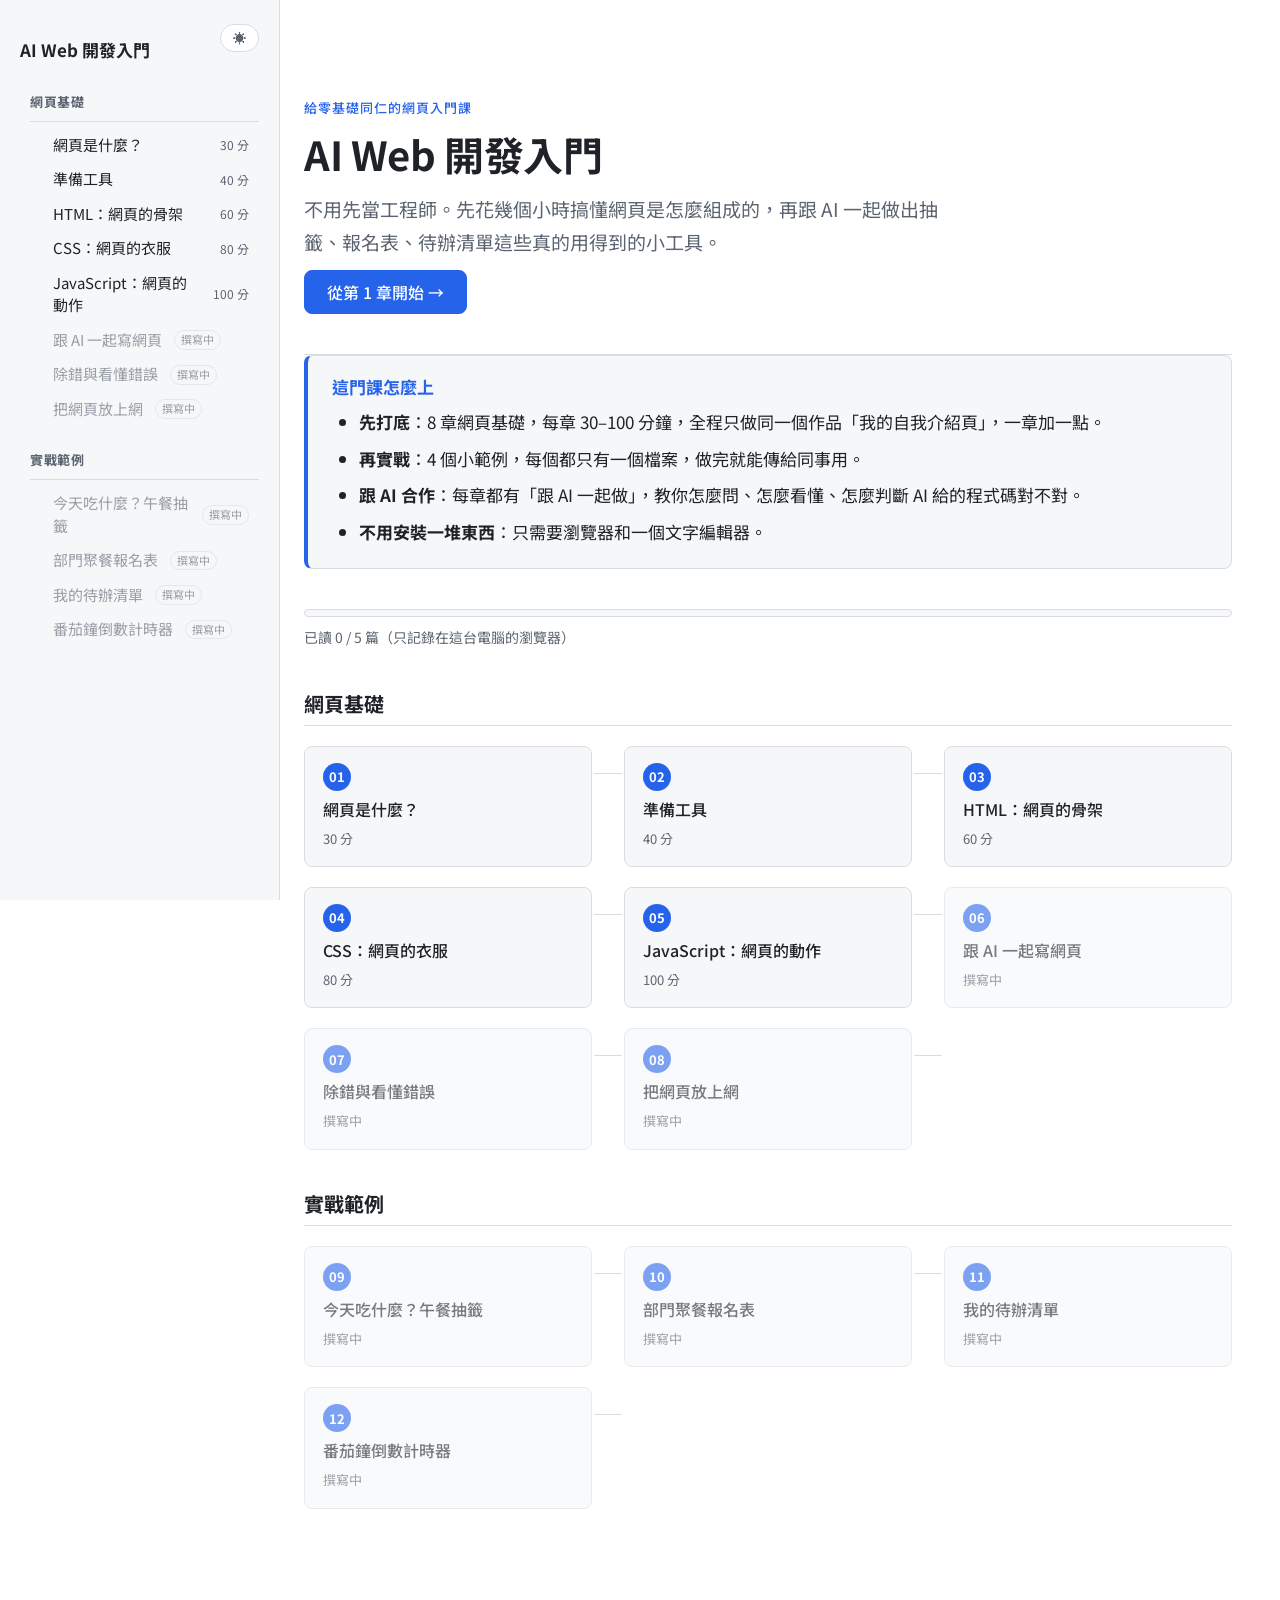
<file: index.html>
<!doctype html>
<html lang="zh-Hant-TW">
<head>
  <meta charset="utf-8">
  <meta name="viewport" content="width=1280">
  <link rel="icon" href="data:image/svg+xml,%3Csvg xmlns=%22http://www.w3.org/2000/svg%22 viewBox=%220 0 100 100%22%3E%3Ctext y=%22.9em%22 font-size=%2290%22%3E%F0%9F%A7%A9%3C/text%3E%3C/svg%3E">
  <title>AI Web 開發入門</title>
  <meta name="description" content="給零基礎同仁的網頁入門課：先懂 HTML、CSS、JavaScript，再跟 AI 一起做出自己的小工具。">
  <script>try{var t=localStorage.getItem('theme');if(t)document.documentElement.dataset.theme=t}catch(e){}</script>
  <link rel="preconnect" href="https://fonts.googleapis.com">
  <link rel="preconnect" href="https://fonts.gstatic.com" crossorigin>
  <link rel="stylesheet" href="https://fonts.googleapis.com/css2?family=JetBrains+Mono:wght@400;600&family=Noto+Sans+TC:wght@400;500;700&display=swap">
  <link rel="stylesheet" href="./assets/css/site.css">
</head>
<body data-page="index" data-root="./">
  <div class="layout">
    <nav class="sidebar" id="sidebar" aria-label="課程目錄"></nav>
    <main class="content home">
      <header class="hero">
        <p class="eyebrow">給零基礎同仁的網頁入門課</p>
        <h1>AI Web 開發入門</h1>
        <p class="lead">不用先當工程師。先花幾個小時搞懂網頁是怎麼組成的，再跟 AI 一起做出抽籤、報名表、待辦清單這些真的用得到的小工具。</p>
        <a class="btn-primary" href="./basics/01-what-is-web.html">從第 1 章開始 →</a>
      </header>

      <section class="goals">
        <h2>這門課怎麼上</h2>
        <ul>
          <li><strong>先打底</strong>：8 章網頁基礎，每章 30–100 分鐘，全程只做同一個作品「我的自我介紹頁」，一章加一點。</li>
          <li><strong>再實戰</strong>：4 個小範例，每個都只有一個檔案，做完就能傳給同事用。</li>
          <li><strong>跟 AI 合作</strong>：每章都有「跟 AI 一起做」，教你怎麼問、怎麼看懂、怎麼判斷 AI 給的程式碼對不對。</li>
          <li><strong>不用安裝一堆東西</strong>：只需要瀏覽器和一個文字編輯器。</li>
        </ul>
      </section>

      <div id="progress"></div>
      <div id="roadmap"></div>
    </main>
  </div>
  <script src="./assets/js/nav-data.js"></script>
  <script src="./assets/js/site.js"></script>
</body>
</html>
</file>
<file: assets/css/site.css>
/* ==========================================================
   AI Web 開發入門｜全站樣式表（草稿）
   僅支援電腦版，基準寬 1280px（最小 1100px）。
   顏色一律透過 :root 變數；深色模式三段式：
   1. :root（淺色預設）
   2. 系統深色且未手動指定淺色
   3. 手動指定深色
   ========================================================== */

/* ---------- 1. 顏色變數：淺色 ---------- */
:root {
  color-scheme: light;

  --c-bg: #ffffff;
  --c-surface: #f6f7f9;
  --c-text: #1f2328;
  --c-muted: #5b6470;
  --c-primary: #2563eb;
  --c-primary-soft: #eaf1ff;
  --c-border: #d8dde3;

  --c-tip: #15803d;
  --c-tip-bg: #f0fdf4;
  --c-warn: #b45309;
  --c-warn-bg: #fffbeb;
  --c-note: #6d28d9;
  --c-note-bg: #f5f3ff;
  --c-ai: #1d4ed8;
  --c-ai-bg: #eff6ff;

  --c-bad: #b91c1c;
  --c-bad-bg: #fef2f2;
  --c-good: #15803d;
  --c-good-bg: #f0fdf4;

  --c-code-bg: #0f172a;
  --c-code-text: #e2e8f0;
  --c-code-border: #1e293b;

  --font-sans: "Noto Sans TC", "PingFang TC", "Microsoft JhengHei", sans-serif;
  --font-mono: "JetBrains Mono", Menlo, Consolas, monospace;

  --sidebar-w: 280px;
  --toc-w: 220px;
  --content-w: 760px;
  --home-w: 1000px;
  --radius: 8px;
}

/* ---------- 1b. 顏色變數：系統深色（未手動指定淺色時） ---------- */
@media (prefers-color-scheme: dark) {
  :root:not([data-theme="light"]) {
    color-scheme: dark;

    --c-bg: #0f1115;
    --c-surface: #171a21;
    --c-text: #e6e8eb;
    --c-muted: #9aa3ad;
    --c-primary: #60a5fa;
    --c-primary-soft: #1a2a44;
    --c-border: #2a2f38;

    --c-tip: #4ade80;
    --c-tip-bg: #13261c;
    --c-warn: #fbbf24;
    --c-warn-bg: #2a200f;
    --c-note: #c4b5fd;
    --c-note-bg: #1d1830;
    --c-ai: #93c5fd;
    --c-ai-bg: #132038;

    --c-bad: #fca5a5;
    --c-bad-bg: #2b1717;
    --c-good: #86efac;
    --c-good-bg: #13261c;

    --c-code-bg: #0f172a;
    --c-code-text: #e2e8f0;
    --c-code-border: #1e293b;
  }
}

/* ---------- 1c. 顏色變數：手動指定深色 ---------- */
:root[data-theme="dark"] {
  color-scheme: dark;

  --c-bg: #0f1115;
  --c-surface: #171a21;
  --c-text: #e6e8eb;
  --c-muted: #9aa3ad;
  --c-primary: #60a5fa;
  --c-primary-soft: #1a2a44;
  --c-border: #2a2f38;

  --c-tip: #4ade80;
  --c-tip-bg: #13261c;
  --c-warn: #fbbf24;
  --c-warn-bg: #2a200f;
  --c-note: #c4b5fd;
  --c-note-bg: #1d1830;
  --c-ai: #93c5fd;
  --c-ai-bg: #132038;

  --c-bad: #fca5a5;
  --c-bad-bg: #2b1717;
  --c-good: #86efac;
  --c-good-bg: #13261c;

  --c-code-bg: #0f172a;
  --c-code-text: #e2e8f0;
  --c-code-border: #1e293b;
}

/* ---------- 2. 基礎 ---------- */
*,
*::before,
*::after {
  box-sizing: border-box;
}

html {
  -webkit-text-size-adjust: 100%;
  scroll-behavior: smooth;
}

@media (prefers-reduced-motion: reduce) {
  html {
    scroll-behavior: auto;
  }
}

body {
  margin: 0;
  background: var(--c-bg);
  color: var(--c-text);
  font-family: var(--font-sans);
  font-size: 17px;
  line-height: 1.8;
  min-width: 1100px;
  -webkit-font-smoothing: antialiased;
  text-rendering: optimizeLegibility;
}

img,
svg,
video {
  max-width: 100%;
  height: auto;
}

[hidden] {
  display: none !important;
}

:focus-visible {
  outline: 2px solid var(--c-primary);
  outline-offset: 2px;
  border-radius: 4px;
}

/* ---------- 3. 三欄版面 ---------- */
.layout {
  display: grid;
  grid-template-columns: var(--sidebar-w) minmax(0, 1fr) var(--toc-w);
  column-gap: 24px;
  align-items: start;
  min-height: 100vh;
}

/* 首頁沒有目錄：目錄欄為空時收掉，內容區改為兩欄 */
.layout:has(> .toc:empty),
.layout:not(:has(> .toc)) {
  grid-template-columns: var(--sidebar-w) minmax(0, 1fr);
}

.sidebar {
  position: sticky;
  top: 0;
  height: 100vh;
  overflow-y: auto;
  padding: 24px 20px 40px;
  background: var(--c-surface);
  border-right: 1px solid var(--c-border);
  overscroll-behavior: contain;
}

.content {
  min-width: 0;
  width: 100%;
  max-width: var(--content-w);
  justify-self: center;
  padding: 48px 48px 96px 0;
}

.content.home {
  max-width: var(--home-w);
}

.toc {
  position: sticky;
  top: 0;
  height: 100vh;
  overflow-y: auto;
  padding: 48px 16px 40px 0;
  overscroll-behavior: contain;
}

.toc:empty {
  display: none;
}

/* ---------- 4. 側欄 ---------- */
.sidebar .brand {
  display: flex;
  align-items: center;
  justify-content: space-between;
  gap: 8px;
  margin: 0 0 16px;
  font-size: 17px;
  font-weight: 700;
  line-height: 1.4;
}

.brand-link {
  color: var(--c-text);
  text-decoration: none;
}

.brand-link:hover {
  color: var(--c-primary);
}

.theme-toggle {
  display: inline-flex;
  align-items: center;
  gap: 6px;
  margin-bottom: 24px;
  padding: 4px 12px;
  font: inherit;
  font-size: 13px;
  color: var(--c-muted);
  background: var(--c-bg);
  border: 1px solid var(--c-border);
  border-radius: 999px;
  cursor: pointer;
}

.theme-toggle:hover {
  color: var(--c-text);
  border-color: var(--c-muted);
}

.nav-section + .nav-section {
  margin-top: 24px;
}

.nav-section-title {
  margin: 0 0 6px 10px;
  font-size: 13px;
  font-weight: 700;
  line-height: 1.6;
  letter-spacing: 0.04em;
  color: var(--c-muted);
}

.nav-list {
  list-style: none;
  margin: 0;
  padding: 0;
}

.nav-item {
  margin: 0;
}

.nav-link {
  display: flex;
  align-items: center;
  gap: 8px;
  padding: 6px 10px;
  border-radius: 6px;
  font-size: 15px;
  line-height: 1.5;
  color: var(--c-text);
  text-decoration: none;
  cursor: pointer;
}

a.nav-link:hover {
  background: var(--c-border);
}

/* 已讀勾號：無論是否已讀都保留寬度，文字才會對齊 */
.nav-link::before {
  content: "";
  flex: 0 0 1em;
  width: 1em;
  color: var(--c-tip);
  font-weight: 700;
  text-align: center;
}

.nav-link.is-read::before {
  content: "✓";
}

.nav-link.is-current {
  background: var(--c-primary-soft);
  color: var(--c-primary);
  font-weight: 500;
}

.nav-link.is-disabled {
  color: var(--c-muted);
  opacity: 0.6;
  cursor: not-allowed;
}

.nav-badge {
  display: inline-block;
  margin-left: 4px;
  padding: 0 6px;
  font-size: 11px;
  line-height: 1.6;
  color: var(--c-muted);
  border: 1px solid var(--c-border);
  border-radius: 999px;
  white-space: nowrap;
}

.nav-minutes {
  margin-left: auto;
  padding-left: 8px;
  font-size: 12px;
  color: var(--c-muted);
  white-space: nowrap;
  font-variant-numeric: tabular-nums;
}

/* ---------- 5. 右側目錄 ---------- */
.toc-title {
  margin: 0 0 12px;
  padding-left: 12px;
  font-size: 13px;
  font-weight: 700;
  color: var(--c-muted);
  letter-spacing: 0.04em;
}

.toc-list {
  list-style: none;
  margin: 0;
  padding: 0;
  border-left: 1px solid var(--c-border);
}

.toc-list li {
  margin: 0;
}

.toc-list a {
  display: block;
  margin-left: -1px;
  padding: 4px 12px;
  font-size: 14px;
  line-height: 1.5;
  color: var(--c-muted);
  text-decoration: none;
  border-left: 2px solid transparent;
}

.toc-list a:hover {
  color: var(--c-text);
}

.toc-list a.is-active {
  color: var(--c-primary);
  font-weight: 500;
  border-left-color: var(--c-primary);
}

/* ---------- 6. 頁首 ---------- */
.page-header {
  margin-bottom: 40px;
  padding-bottom: 28px;
  border-bottom: 1px solid var(--c-border);
}

.eyebrow {
  margin: 0 0 8px;
  font-size: 13px;
  font-weight: 500;
  letter-spacing: 0.08em;
  color: var(--c-primary);
}

.lead {
  margin: 12px 0 0;
  font-size: 19px;
  line-height: 1.7;
  color: var(--c-muted);
}

.meta {
  display: flex;
  flex-wrap: wrap;
  margin: 16px 0 0;
  font-size: 14px;
  color: var(--c-muted);
}

.meta span + span::before {
  content: "·";
  margin: 0 10px;
  color: var(--c-border);
  font-weight: 700;
}

/* ---------- 7. 標題與一般排版 ---------- */
h1,
h2,
h3,
h4 {
  color: var(--c-text);
  font-weight: 700;
  line-height: 1.35;
}

h1 {
  margin: 0;
  font-size: 34px;
  letter-spacing: -0.01em;
}

h2 {
  margin: 56px 0 16px;
  padding-bottom: 8px;
  font-size: 24px;
  border-bottom: 1px solid var(--c-border);
  scroll-margin-top: 88px;
}

h3 {
  margin: 36px 0 12px;
  font-size: 19px;
  scroll-margin-top: 88px;
}

h4 {
  margin: 28px 0 8px;
  font-size: 17px;
  scroll-margin-top: 88px;
}

p {
  margin: 1em 0;
}

ul,
ol {
  margin: 1em 0;
  padding-left: 1.6em;
}

li + li {
  margin-top: 0.35em;
}

li > ul,
li > ol {
  margin: 0.35em 0;
}

strong {
  font-weight: 700;
}

a {
  color: var(--c-primary);
  text-decoration: underline;
  text-decoration-thickness: 1px;
  text-underline-offset: 3px;
}

a:hover {
  text-decoration-thickness: 2px;
}

/* 行內程式碼（pre 內的 code 另外重設，見程式碼區塊） */
code {
  font-family: var(--font-mono);
  font-size: 0.88em;
  padding: 0.15em 0.4em;
  color: var(--c-text);
  background: var(--c-surface);
  border: 1px solid var(--c-border);
  border-radius: 4px;
  word-break: break-word;
}

kbd {
  display: inline-block;
  padding: 0 0.45em;
  font-family: var(--font-mono);
  font-size: 0.82em;
  line-height: 1.6;
  color: var(--c-text);
  background: var(--c-bg);
  border: 1px solid var(--c-border);
  border-bottom-width: 2px;
  border-radius: 4px;
  box-shadow: inset 0 -1px 0 var(--c-border);
  vertical-align: 1px;
}

hr {
  height: 1px;
  margin: 40px 0;
  border: 0;
  background: var(--c-border);
}

table {
  width: 100%;
  margin: 1.5em 0;
  border-collapse: collapse;
  font-size: 15px;
  line-height: 1.6;
}

th,
td {
  padding: 10px 12px;
  text-align: left;
  vertical-align: top;
  border-bottom: 1px solid var(--c-border);
}

th {
  font-weight: 700;
  background: var(--c-surface);
}

thead th {
  border-bottom-width: 2px;
}

/* 文章區：article 內的 h2 已由全域樣式處理 */
.article > :first-child {
  margin-top: 0;
}

/* ---------- 8. 目標與練習區塊 ---------- */
.goals {
  margin: 0 0 40px;
  padding: 20px 24px;
  background: var(--c-surface);
  border: 1px solid var(--c-border);
  border-left: 4px solid var(--c-primary);
  border-radius: var(--radius);
}

.goals h2 {
  margin: 0 0 8px;
  font-size: 17px;
  padding: 0;
  border: 0;
  color: var(--c-primary);
}

.goals ul {
  margin: 0;
}

.exercise {
  margin: 56px 0 0;
  padding: 24px 28px;
  background: var(--c-bg);
  border: 1px dashed var(--c-primary);
  border-radius: var(--radius);
}

.exercise > h2 {
  margin: 0 0 12px;
  padding: 0;
  border: 0;
  font-size: 20px;
  color: var(--c-primary);
}

.exercise > p:first-of-type {
  margin-top: 0;
}

.exercise details {
  margin-top: 16px;
}

details {
  border: 1px solid var(--c-border);
  border-radius: var(--radius);
  background: var(--c-surface);
  padding: 0 16px;
}

details[open] {
  padding-bottom: 12px;
}

summary {
  padding: 10px 0;
  font-weight: 500;
  color: var(--c-primary);
  cursor: pointer;
  list-style-position: outside;
}

summary:hover {
  text-decoration: underline;
}

details > :not(summary):first-of-type {
  margin-top: 4px;
}

/* ---------- 9. 提示框 callout ---------- */
.callout {
  --k: var(--c-note);
  --kbg: var(--c-note-bg);
  margin: 1.6em 0;
  padding: 16px 20px;
  color: var(--c-text);
  background: var(--kbg);
  border-left: 4px solid var(--k);
  border-radius: 0 var(--radius) var(--radius) 0;
}

.callout > p {
  margin: 0.4em 0;
}

.callout > p:first-child {
  margin-top: 0;
}

.callout > p:last-child {
  margin-bottom: 0;
}

.callout-title {
  margin: 0 0 4px;
  font-weight: 700;
  color: var(--k);
}

.callout.tip {
  --k: var(--c-tip);
  --kbg: var(--c-tip-bg);
}

.callout.warn {
  --k: var(--c-warn);
  --kbg: var(--c-warn-bg);
}

.callout.note {
  --k: var(--c-note);
  --kbg: var(--c-note-bg);
}

.callout.ai {
  --k: var(--c-ai);
  --kbg: var(--c-ai-bg);
}

/* ---------- 10. 程式碼區塊（深底，淺深兩色模式相同） ---------- */
.code-block {
  position: relative;
  margin: 1.6em 0;
}

pre {
  margin: 0;
  padding: 16px 20px;
  overflow-x: auto;
  font-family: var(--font-mono);
  font-size: 14px;
  line-height: 1.65;
  color: var(--c-code-text);
  background: var(--c-code-bg);
  border: 1px solid var(--c-code-border);
  border-radius: var(--radius);
  tab-size: 2;
}

pre code {
  padding: 0;
  font-size: inherit;
  color: inherit;
  background: none;
  border: 0;
  border-radius: 0;
  word-break: normal;
}

.copy-btn {
  position: absolute;
  top: 8px;
  right: 8px;
  padding: 3px 10px;
  font: inherit;
  font-family: var(--font-sans);
  font-size: 12px;
  line-height: 1.6;
  color: #cbd5e1;
  background: rgba(148, 163, 184, 0.14);
  border: 1px solid rgba(148, 163, 184, 0.35);
  border-radius: 6px;
  cursor: pointer;
  opacity: 0.85;
  transition: opacity 0.15s, background 0.15s;
}

.copy-btn:hover {
  opacity: 1;
  background: rgba(148, 163, 184, 0.28);
}

.copy-btn.is-copied {
  color: #86efac;
  border-color: rgba(134, 239, 172, 0.5);
  opacity: 1;
}

/* 程式碼語法配色（Prism token，深底） */
.token.comment,
.token.prolog,
.token.doctype,
.token.cdata {
  color: #64748b;
  font-style: italic;
}

.token.punctuation {
  color: #94a3b8;
}

.token.tag,
.token.deleted {
  color: #f9a8d4;
}

.token.attr-name,
.token.important {
  color: #fcd34d;
}

.token.attr-value,
.token.string,
.token.char,
.token.inserted {
  color: #86efac;
}

.token.property,
.token.variable {
  color: #7dd3fc;
}

.token.selector,
.token.builtin {
  color: #67e8f9;
}

.token.keyword,
.token.atrule,
.token.rule {
  color: #c4b5fd;
}

.token.function,
.token.class-name {
  color: #93c5fd;
}

.token.number,
.token.boolean,
.token.constant {
  color: #fdba74;
}

.token.operator,
.token.entity,
.token.url {
  color: #cbd5e1;
}

.token.regex {
  color: #fca5a5;
}

/* ---------- 11. 提示詞 ---------- */
.prompt {
  position: relative;
  margin: 1.6em 0;
  padding: 16px 20px 14px;
  background: var(--c-surface);
  border: 1px solid var(--c-border);
  border-radius: var(--radius);
}

.prompt-label {
  margin: 0 0 6px;
  font-size: 13px;
  font-weight: 700;
  color: var(--c-ai);
}

.prompt-text {
  margin: 0;
  padding-right: 88px;
  white-space: pre-wrap;
  color: var(--c-text);
}

.prompt .copy-btn {
  top: 12px;
  right: 12px;
  color: var(--c-text);
  background: var(--c-bg);
  border-color: var(--c-border);
}

.prompt .copy-btn:hover {
  background: var(--c-border);
}

.prompt .copy-btn.is-copied {
  color: var(--c-good);
  border-color: var(--c-good);
}

/* ---------- 12. 試試看（編輯區＋即時預覽） ---------- */
.tryit {
  margin: 1.6em 0;
  border: 1px solid var(--c-border);
  border-radius: var(--radius);
  overflow: hidden;
  background: var(--c-bg);
}

.tryit-bar {
  display: flex;
  align-items: center;
  justify-content: space-between;
  padding: 8px 14px;
  background: var(--c-surface);
  border-bottom: 1px solid var(--c-border);
}

.tryit-title {
  font-size: 14px;
  font-weight: 700;
  color: var(--c-text);
}

.tryit-reset {
  padding: 3px 12px;
  font: inherit;
  font-size: 13px;
  color: var(--c-text);
  background: var(--c-bg);
  border: 1px solid var(--c-border);
  border-radius: 6px;
  cursor: pointer;
}

.tryit-reset:hover {
  border-color: var(--c-muted);
}

.tryit-body {
  display: grid;
  grid-template-columns: minmax(0, 1fr) minmax(0, 1fr);
  height: 420px;
}

.tryit-code {
  display: block;
  width: 100%;
  height: 100%;
  margin: 0;
  padding: 14px 16px;
  resize: none;
  font-family: var(--font-mono);
  font-size: 13px;
  line-height: 1.6;
  color: var(--c-code-text);
  background: var(--c-code-bg);
  border: 0;
  border-radius: 0;
  outline: none;
  tab-size: 2;
  white-space: pre;
  overflow: auto;
}

.tryit-code:focus-visible {
  outline: 2px solid var(--c-primary);
  outline-offset: -2px;
}

.tryit-preview {
  display: block;
  width: 100%;
  height: 100%;
  border: 0;
  border-left: 1px solid var(--c-border);
  background: #ffffff;
  color-scheme: light;
}

/* ---------- 13. 流程（橫向步驟格） ---------- */
.flow {
  display: flex;
  gap: 28px;
  margin: 1.8em 0;
  padding: 0;
  list-style: none;
}

.flow li {
  position: relative;
  flex: 1 1 0;
  min-width: 0;
  margin: 0;
  padding: 14px 12px;
  text-align: center;
  background: var(--c-surface);
  border: 1px solid var(--c-border);
  border-radius: var(--radius);
}

.flow li + li {
  margin-top: 0;
}

.flow li:not(:last-child)::after {
  content: "";
  position: absolute;
  top: 50%;
  right: -18px;
  width: 8px;
  height: 8px;
  border-top: 2px solid var(--c-muted);
  border-right: 2px solid var(--c-muted);
  transform: translateY(-50%) rotate(45deg);
}

.flow strong {
  display: block;
  margin-bottom: 4px;
  font-size: 15px;
  color: var(--c-primary);
}

.flow span {
  display: block;
  font-size: 13px;
  line-height: 1.5;
  color: var(--c-muted);
}

/* ---------- 14. 比喻卡（三欄） ---------- */
.cards {
  display: grid;
  grid-template-columns: repeat(3, minmax(0, 1fr));
  gap: 16px;
  margin: 1.8em 0;
}

/* 只有兩張卡時改成兩欄，避免右邊空一格 */
.cards:has(> .card:nth-child(2):last-child) {
  grid-template-columns: repeat(2, minmax(0, 1fr));
}

.card {
  padding: 20px 18px;
  background: var(--c-surface);
  border: 1px solid var(--c-border);
  border-radius: var(--radius);
}

.card-icon {
  margin: 0 0 6px;
  font-size: 28px;
  line-height: 1.2;
}

.card h3 {
  margin: 0 0 6px;
  font-size: 17px;
}

.card > p:last-child {
  margin-bottom: 0;
  font-size: 15px;
  line-height: 1.7;
  color: var(--c-muted);
}

/* ---------- 15. 對照（不好 / 比較好） ---------- */
.compare {
  display: grid;
  grid-template-columns: minmax(0, 1fr) minmax(0, 1fr);
  gap: 16px;
  margin: 1.8em 0;
}

.compare > div {
  padding: 16px 20px;
  border: 1px solid var(--c-border);
  border-radius: var(--radius);
}

.compare > div > p {
  margin: 0 0 6px;
}

.compare > div > p:last-child {
  margin-bottom: 0;
}

.compare .bad {
  background: var(--c-bad-bg);
  border-color: color-mix(in srgb, var(--c-bad) 40%, var(--c-border));
}

.compare .good {
  background: var(--c-good-bg);
  border-color: color-mix(in srgb, var(--c-good) 40%, var(--c-border));
}

.compare-label {
  font-weight: 700;
}

.compare .bad .compare-label {
  color: var(--c-bad);
}

.compare .good .compare-label {
  color: var(--c-good);
}

/* ---------- 16. 首頁：Hero ---------- */
.hero {
  padding: 48px 0 40px;
  border-bottom: 1px solid var(--c-border);
}

.hero h1 {
  font-size: 40px;
}

.hero .lead {
  max-width: 640px;
}

.btn-primary {
  display: inline-block;
  margin-top: 12px;
  padding: 10px 22px;
  font-size: 16px;
  font-weight: 500;
  line-height: 1.4;
  color: #ffffff;
  background: var(--c-primary);
  border: 1px solid var(--c-primary);
  border-radius: var(--radius);
  text-decoration: none;
}

.btn-primary:hover {
  filter: brightness(1.08);
  text-decoration: none;
}

/* 進度條 */
#progress {
  margin: 32px 0 8px;
}

.progress {
  margin-top: 8px;
}

.progress-bar {
  height: 8px;
  overflow: hidden;
  background: var(--c-surface);
  border: 1px solid var(--c-border);
  border-radius: 999px;
}

.progress-fill {
  height: 100%;
  width: 0;
  background: var(--c-primary);
  border-radius: 999px;
  transition: width 0.3s ease;
}

.progress-text {
  margin: 8px 0 0;
  font-size: 14px;
  color: var(--c-muted);
}

/* 學習路線 */
#roadmap {
  margin-top: 16px;
}

.roadmap-section {
  margin-top: 40px;
}

.roadmap-section > h2 {
  margin: 0 0 20px;
  padding: 0 0 8px;
  font-size: 20px;
  border-bottom: 1px solid var(--c-border);
}

.roadmap-list {
  display: grid;
  grid-template-columns: repeat(3, minmax(0, 1fr));
  gap: 20px 32px;
  margin: 0;
  padding: 0;
  list-style: none;
}

.roadmap-item {
  position: relative;
  margin: 0;
}

.roadmap-item + .roadmap-item {
  margin-top: 0;
}

/* 細線把路線上的步驟連起來（同一列內） */
.roadmap-item:not(:nth-child(3n))::after {
  content: "";
  position: absolute;
  top: 27px;
  left: calc(100% + 2px);
  width: 28px;
  height: 1px;
  background: var(--c-border);
}

.roadmap-card {
  position: relative;
  display: flex;
  flex-direction: column;
  gap: 6px;
  height: 100%;
  padding: 16px 18px 16px 18px;
  color: var(--c-text);
  background: var(--c-surface);
  border: 1px solid var(--c-border);
  border-radius: var(--radius);
  text-decoration: none;
}

a.roadmap-card:hover {
  border-color: var(--c-primary);
  text-decoration: none;
}

.roadmap-card.is-disabled {
  opacity: 0.6;
  cursor: not-allowed;
}

.roadmap-num {
  display: inline-flex;
  align-items: center;
  justify-content: center;
  width: 28px;
  height: 28px;
  font-size: 13px;
  font-weight: 700;
  font-variant-numeric: tabular-nums;
  color: #ffffff;
  background: var(--c-primary);
  border-radius: 50%;
}

.roadmap-card.is-read .roadmap-num {
  background: var(--c-tip);
}

.roadmap-title {
  font-size: 16px;
  font-weight: 500;
  line-height: 1.5;
}

.roadmap-minutes {
  font-size: 13px;
  color: var(--c-muted);
}

.roadmap-card.is-read::after {
  content: "已讀";
  position: absolute;
  top: 14px;
  right: 14px;
  font-size: 12px;
  color: var(--c-tip);
}

/* ---------- 17. 已讀標記 ---------- */
.read-mark {
  margin: 48px 0 0;
  padding-top: 24px;
  border-top: 1px solid var(--c-border);
}

.read-toggle {
  display: inline-flex;
  align-items: center;
  gap: 10px;
  padding: 8px 14px;
  font-size: 15px;
  color: var(--c-text);
  background: var(--c-surface);
  border: 1px solid var(--c-border);
  border-radius: var(--radius);
  cursor: pointer;
  user-select: none;
}

.read-toggle:hover {
  border-color: var(--c-muted);
}

.read-toggle input[type="checkbox"] {
  width: 16px;
  height: 16px;
  margin: 0;
  accent-color: var(--c-primary);
  cursor: pointer;
}

/* ---------- 18. 上下篇 ---------- */
.pager {
  display: grid;
  grid-template-columns: minmax(0, 1fr) minmax(0, 1fr);
  gap: 16px;
  margin-top: 32px;
}

.pager-link {
  display: flex;
  flex-direction: column;
  gap: 4px;
  padding: 16px 20px;
  color: var(--c-text);
  background: var(--c-surface);
  border: 1px solid var(--c-border);
  border-radius: var(--radius);
  text-decoration: none;
  transition: border-color 0.15s;
}

.pager-link:hover {
  border-color: var(--c-primary);
  text-decoration: none;
}

.pager-link.prev {
  grid-column: 1;
  text-align: left;
}

.pager-link.next {
  grid-column: 2;
  text-align: right;
}

.pager-label {
  font-size: 13px;
  color: var(--c-muted);
}

.pager-title {
  font-size: 16px;
  font-weight: 700;
  line-height: 1.5;
  color: var(--c-primary);
}

/* ---------- 19. 捲動與互動細節 ---------- */
::selection {
  background: var(--c-primary-soft);
}

button {
  font-family: inherit;
}


/* 比喻卡裡的程式碼很短，不需要複製按鈕（避免蓋住程式碼） */
.card .copy-btn {
  display: none;
}

/* 程式碼字型關掉連字：JetBrains Mono 會把 <!-- --> => 畫成箭頭，新手照著打會打錯 */
code,
kbd,
pre,
.tryit-code {
  font-variant-ligatures: none;
  font-feature-settings: "liga" 0, "calt" 0;
}
</file>
